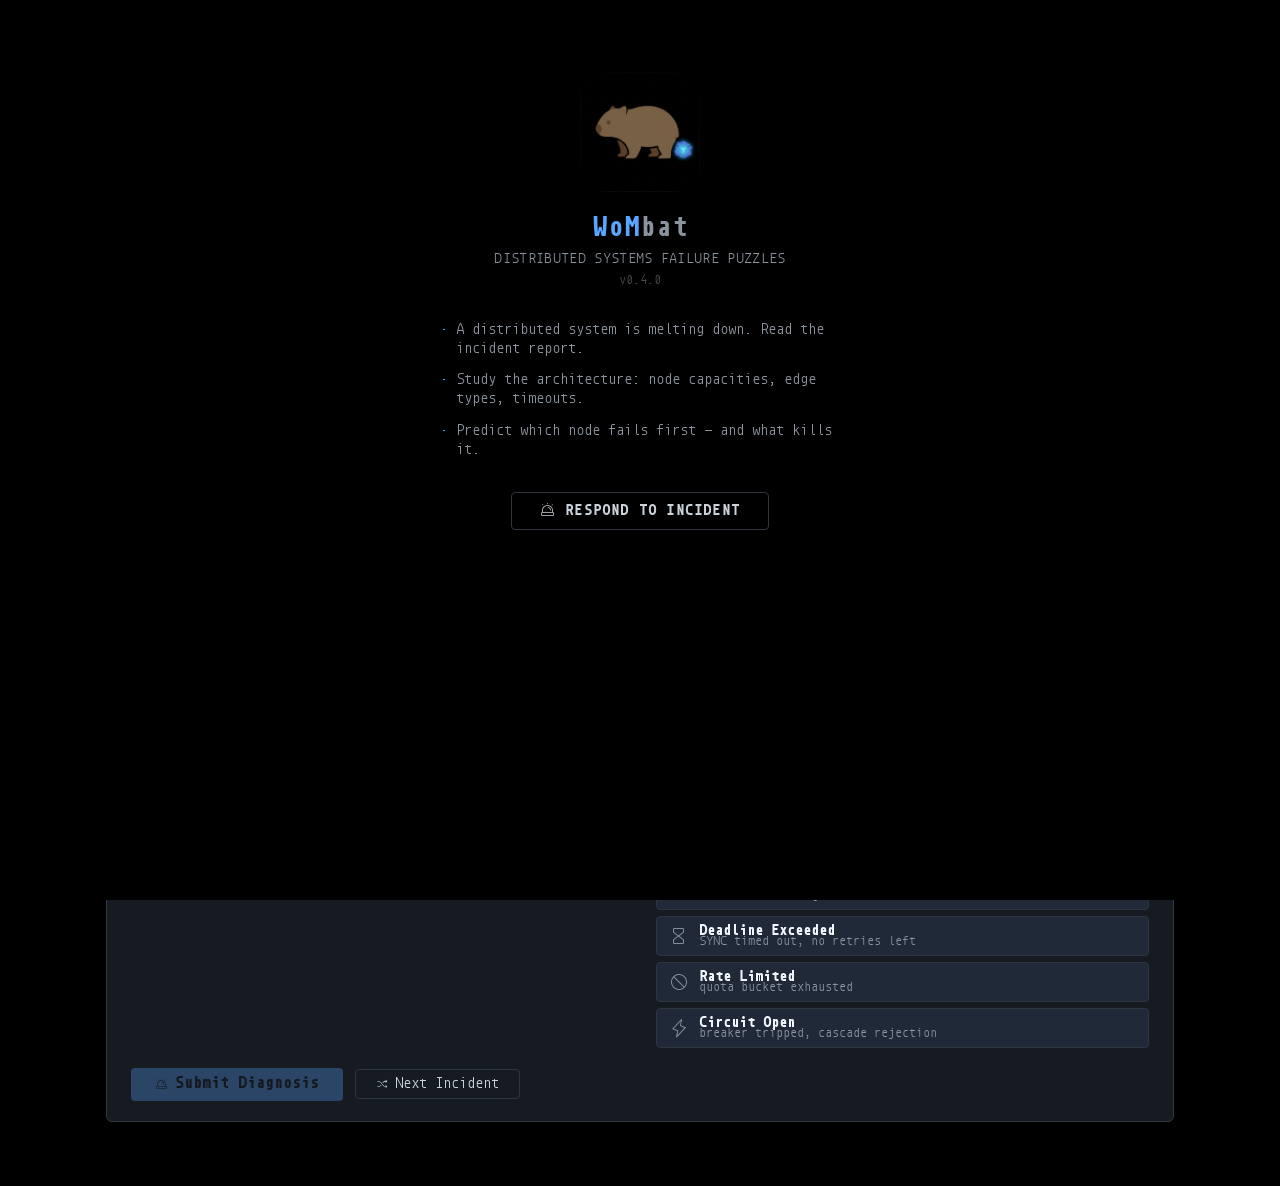
<file: index.html>
<!doctype html>
<html lang="en">
  <head>
    <meta charset="UTF-8" />
    <meta name="viewport" content="width=device-width, initial-scale=1" />
    <meta name="theme-color" content="#0d1117" />
    <title>WoMbat</title>
    <meta
      name="description"
      content="Distributed systems failure puzzles. Guess which node fails first and why."
    />
    <!-- Open Graph -->
    <meta
      property="og:title"
      content="WoMbat — distributed systems failure puzzles"
    />
    <meta
      property="og:description"
      content="Guess which node fails first and why. Queues, timeouts, rate limits, thundering herds."
    />
    <meta property="og:image" content="media/wombat.png" />
    <meta property="og:image:width" content="1493" />
    <meta property="og:image:height" content="1161" />
    <meta property="og:type" content="website" />
    <!-- Twitter Card -->
    <meta name="twitter:card" content="summary_large_image" />
    <meta
      name="twitter:title"
      content="WoMbat — distributed systems failure puzzles"
    />
    <meta
      name="twitter:description"
      content="Guess which node fails first and why. Queues, timeouts, rate limits, thundering herds."
    />
    <meta name="twitter:image" content="media/wombat.png" />
    <link rel="icon" href="favicon.ico" sizes="any" />
    <link rel="icon" type="image/png" href="icon.png" />
    <link rel="apple-touch-icon" href="icon.png" />
    <link rel="stylesheet" href="style.css" />
    <link rel="manifest" href="manifest.json" />
    <style>
      /* ── Monoid ─────────────────────────────────────────────────────────────── */
      @font-face {
        font-family: "Monoid";
        src: url("fonts/monoid-regular.woff2") format("woff2");
        font-weight: normal;
        font-style: normal;
      }
      @font-face {
        font-family: "Monoid";
        src: url("fonts/monoid-bold.woff2") format("woff2");
        font-weight: bold;
        font-style: normal;
      }
      @font-face {
        font-family: "Monoid";
        src: url("fonts/monoid-italic.woff2") format("woff2");
        font-weight: normal;
        font-style: italic;
      }

      /* ── Phosphor Light ─────────────────────────────────────────────────────── */
      @font-face {
        font-family: "Phosphor-Light";
        src: url("fonts/phosphor/Phosphor-Light.woff2") format("woff2");
        font-weight: normal;
        font-style: normal;
        font-display: block;
      }
      .ph-light {
        font-family: "Phosphor-Light" !important;
        speak: never;
        font-style: normal;
        font-weight: normal;
        font-variant: normal;
        text-transform: none;
        line-height: 1;
        -webkit-font-smoothing: antialiased;
        -moz-osx-font-smoothing: grayscale;
      }
      .ph-light.ph-arrow-right:before {
        content: "\e06c";
      }
      .ph-light.ph-chart-bar:before {
        content: "\e150";
      }
      .ph-light.ph-check-circle:before {
        content: "\e184";
      }
      .ph-light.ph-clock:before {
        content: "\e19a";
      }
      .ph-light.ph-cpu:before {
        content: "\e610";
      }
      .ph-light.ph-hourglass:before {
        content: "\e2b2";
      }
      .ph-light.ph-lightning:before {
        content: "\e2de";
      }
      .ph-light.ph-prohibit:before {
        content: "\e3de";
      }
      .ph-light.ph-shuffle:before {
        content: "\e422";
      }
      .ph-light.ph-siren:before {
        content: "\e9b8";
      }
      .ph-light.ph-stack:before {
        content: "\e466";
      }
      .ph-light.ph-timer:before {
        content: "\e492";
      }
      .ph-light.ph-warning:before {
        content: "\e4e0";
      }
      .ph-light.ph-x-circle:before {
        content: "\e4f8";
      }
      .ph-light.ph-question:before {
        content: "\e3e8";
      }
    </style>
  </head>
  <body>
    <!-- ── Intro screen ── -->
    <div id="intro-screen" class="intro-screen">
      <div class="intro-content">
        <img src="icon.png" class="intro-icon" alt="WoMbat" />
        <h1 class="intro-title">
          <span class="brand-wom">WoM</span><span class="brand-bat">bat</span>
        </h1>
        <div class="intro-subtitle">distributed systems failure puzzles</div>
        <div id="intro-version" class="intro-version"></div>
        <ul class="intro-rules">
          <li>
            A distributed system is melting down. Read the incident report.
          </li>
          <li>
            Study the architecture: node capacities, edge types, timeouts.
          </li>
          <li>Predict which node fails first — and what kills it.</li>
        </ul>
        <button id="intro-begin-btn" class="intro-begin-btn">
          <i class="ph-light ph-siren"></i>
          <span>RESPOND TO INCIDENT</span>
        </button>
      </div>
    </div>

    <div id="app">
      <header>
        <div class="header-inner">
          <img id="header-icon" src="icon.png" />
          <h1>
            <span class="brand-wom">WoM</span><span class="brand-bat">bat</span>
          </h1>
          <span id="version-display" class="version-display"></span>
          <a id="seed-display" class="seed-display"></a>
        </div>
      </header>

      <main>
        <!-- ── Incident panel ── -->
        <section class="panel" id="incident-panel">
          <h2 class="panel-title">
            <i class="ph-light ph-siren"></i> INCIDENT
          </h2>
          <p id="stressor-desc" class="stressor-text"></p>
          <p id="arrival-rate" class="arrival-rate"></p>
          <p id="system-policy" class="system-policy"></p>
        </section>

        <!-- ── Graph panel ── -->
        <section class="panel" id="graph-panel">
          <h2 class="panel-title">
            <span><i class="ph-light ph-cpu"></i> ARCHITECTURE</span>
            <button
              class="help-btn"
              id="help-btn"
              aria-label="How to read this diagram"
            >
              <i class="ph-light ph-question"></i>
            </button>
          </h2>
          <div class="legend">
            <span class="legend-sync"
              ><i class="ph-light ph-arrow-right"></i> SYNC</span
            >
            <span class="legend-async"
              ><i class="ph-light ph-arrow-right"></i> ASYNC</span
            >
            <span class="legend-stress"
              ><i class="ph-light ph-lightning"></i> stressor target</span
            >
            <span class="legend-partition"
              ><i class="ph-light ph-prohibit"></i> partitioned</span
            >
            <span class="legend-cache"
              ><i class="ph-light ph-stack"></i> cache node</span
            >
          </div>
          <div id="graph-container"></div>
        </section>

        <!-- ── Quiz panel ── -->
        <section class="panel" id="quiz-panel">
          <h2 class="panel-title">
            <i class="ph-light ph-warning"></i> DIAGNOSIS
          </h2>
          <p class="quiz-prompt">Which node fails first, and why?</p>

          <div class="quiz-row">
            <div class="quiz-col">
              <label class="quiz-label">1. Select the failing node above</label>
              <div id="selected-node-display" class="selected-node">
                — click a node —
              </div>
            </div>

            <div class="quiz-col">
              <label class="quiz-label">2. Select the failure mode</label>
              <div class="failure-btns">
                <button class="failure-btn" data-type="QUEUE_DROP">
                  <i class="ph-light ph-stack btn-icon"></i>
                  <span class="btn-text">
                    <span class="btn-title">Queue Drop</span>
                    <span class="btn-sub">buffer full / OOM</span>
                  </span>
                </button>
                <button class="failure-btn" data-type="TIMEOUT_CASCADE">
                  <i class="ph-light ph-timer btn-icon"></i>
                  <span class="btn-text">
                    <span class="btn-title">Timeout Cascade</span>
                    <span class="btn-sub">SYNC calls timing out</span>
                  </span>
                </button>
                <button class="failure-btn" data-type="DEADLINE_EXCEEDED">
                  <i class="ph-light ph-hourglass btn-icon"></i>
                  <span class="btn-text">
                    <span class="btn-title">Deadline Exceeded</span>
                    <span class="btn-sub">SYNC timed out, no retries left</span>
                  </span>
                </button>
                <button class="failure-btn" data-type="RATE_LIMIT_DROP">
                  <i class="ph-light ph-prohibit btn-icon"></i>
                  <span class="btn-text">
                    <span class="btn-title">Rate Limited</span>
                    <span class="btn-sub">quota bucket exhausted</span>
                  </span>
                </button>
                <button class="failure-btn" data-type="CB_OPEN_DROP">
                  <i class="ph-light ph-lightning btn-icon"></i>
                  <span class="btn-text">
                    <span class="btn-title">Circuit Open</span>
                    <span class="btn-sub"
                      >breaker tripped, cascade rejection</span
                    >
                  </span>
                </button>
              </div>
            </div>
          </div>

          <div class="quiz-actions">
            <button id="submit-btn" class="submit-btn" disabled>
              <i class="ph-light ph-siren"></i> Submit Diagnosis
            </button>
            <button id="next-btn" class="next-btn">
              <i class="ph-light ph-shuffle"></i> Next Incident
            </button>
          </div>
        </section>

        <!-- ── Result panel ── -->
        <section class="panel" id="result-panel" hidden>
          <h2 class="panel-title">
            <i class="ph-light ph-chart-bar"></i> RESULT
          </h2>
          <p id="result-verdict" class="verdict"></p>
          <p id="result-explanation" class="explanation"></p>
          <pre id="result-peaks" class="peaks" hidden></pre>
        </section>
      </main>

      <!-- ── Diagram help modal ── -->
      <div class="modal-overlay" id="help-overlay">
        <div class="modal" role="dialog" aria-label="Diagram guide">
          <div class="modal-header">
            <span class="modal-title">HOW TO READ THE DIAGRAM</span>
            <button class="modal-close" id="help-close" aria-label="Close">
              <i class="ph-light ph-x-circle"></i>
            </button>
          </div>
          <div class="modal-body">
            <section class="modal-section">
              <h3 class="modal-section-title">NODE STATS</h3>
              <dl class="modal-dl">
                <dt>conc: N</dt>
                <dd>
                  Concurrency slots — how many requests this node can handle
                  simultaneously. When all slots are busy, new arrivals queue
                  up.
                </dd>
                <dt>q: N</dt>
                <dd>
                  Queue limit — how many requests wait while all slots are
                  occupied. Once full, further arrivals are dropped immediately
                  → <strong>Queue Drop</strong>.
                </dd>
                <dt>latency: N ticks</dt>
                <dd>
                  How long each request spends processing inside this node
                  before being forwarded downstream.
                </dd>
                <dt>quota: N +R/t</dt>
                <dd>
                  Token bucket rate limit. Holds at most N tokens, refills R per
                  tick. An empty bucket means instant rejection →
                  <strong>Rate Limited</strong>.
                </dd>
                <dt>hit: N%</dt>
                <dd>
                  Cache hit rate (cylinder-shaped nodes). Requests served from
                  memory at this rate — only the remainder reach the downstream
                  database. A cache flush drops this to 0%, sending every
                  request straight to the DB → <strong>thundering herd</strong>.
                </dd>
                <dt>⚡ CB</dt>
                <dd>
                  Circuit breaker. After a threshold of SYNC timeout failures
                  within an observation window the breaker trips, fast-failing
                  every subsequent request for a cooldown period →
                  <strong>Circuit Open</strong>. After the cooldown the breaker
                  resets and lets one request through (half-open).
                </dd>
              </dl>
            </section>

            <section class="modal-section">
              <h3 class="modal-section-title">EDGES</h3>
              <dl class="modal-dl">
                <dt>SYNC</dt>
                <dd>
                  The caller holds its concurrency slot until the downstream
                  responds. A slow or unreachable downstream directly starves
                  the caller's capacity.
                </dd>
                <dt>ASYNC</dt>
                <dd>
                  The caller releases its slot immediately after forwarding.
                  Downstream slowness doesn't back up the caller.
                </dd>
                <dt>timeout: N</dt>
                <dd>
                  How long a SYNC caller waits before declaring the call failed
                  and releasing its slot.
                </dd>
                <dt>PARTITIONED</dt>
                <dd>
                  The link silently drops all packets. The caller can't tell
                  this from an infinitely slow response — it waits the full
                  timeout on every call.
                </dd>
              </dl>
            </section>

            <section class="modal-section">
              <h3 class="modal-section-title">SYSTEM POLICY</h3>
              <dl class="modal-dl">
                <dt>retries: N (exp. backoff)</dt>
                <dd>
                  On SYNC timeout the caller retries, doubling the wait each
                  time (T → 2T → 4T…). The slot is held throughout. Budget
                  exhausted → <strong>Deadline Exceeded</strong>.
                </dd>
                <dt>retries: none</dt>
                <dd>
                  A SYNC timeout simply releases the slot. The system limps
                  along at reduced throughput until a queue fills →
                  <strong>Queue Drop</strong>.
                </dd>
              </dl>
            </section>
          </div>
        </div>
      </div>
    </div>

    <script src="js/simulator.js"></script>
    <script src="js/generator.js"></script>
    <script src="js/graph.js"></script>
    <script src="js/main.js"></script>
  </body>
</html>
</file>
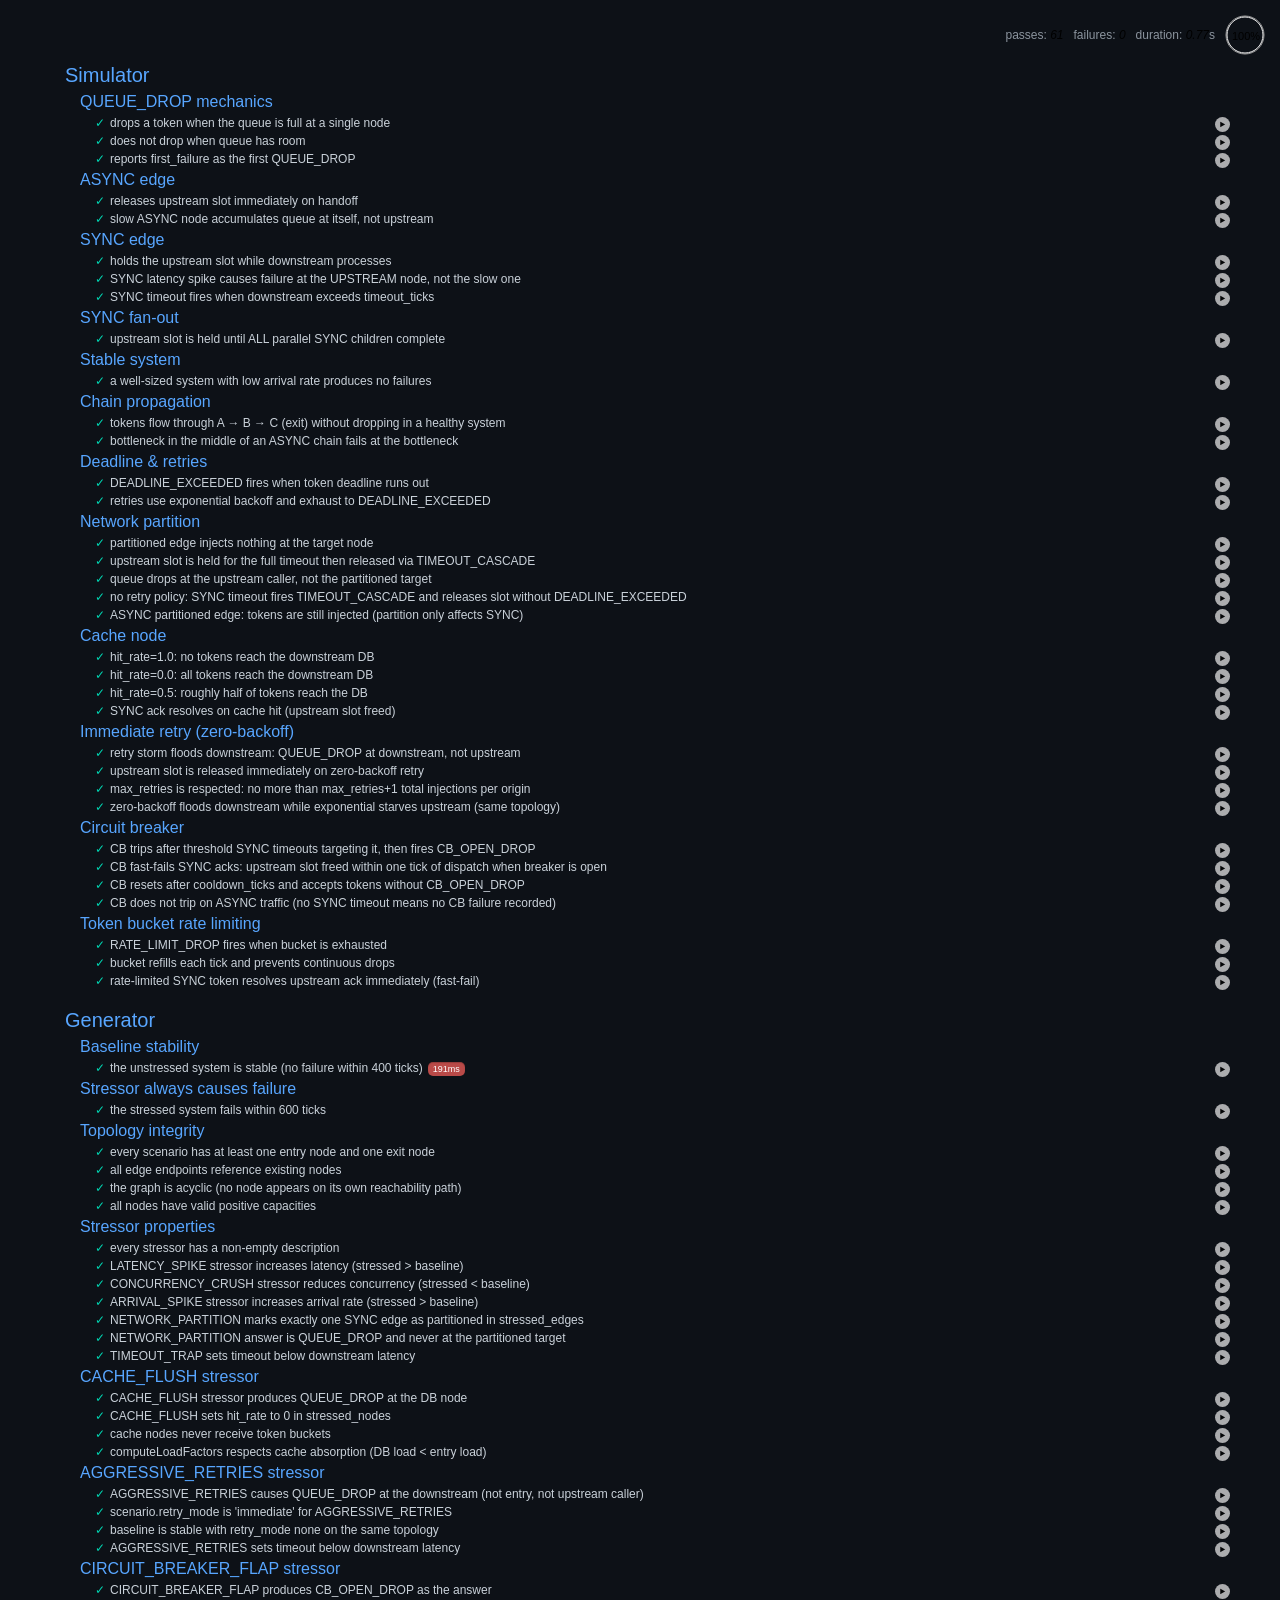
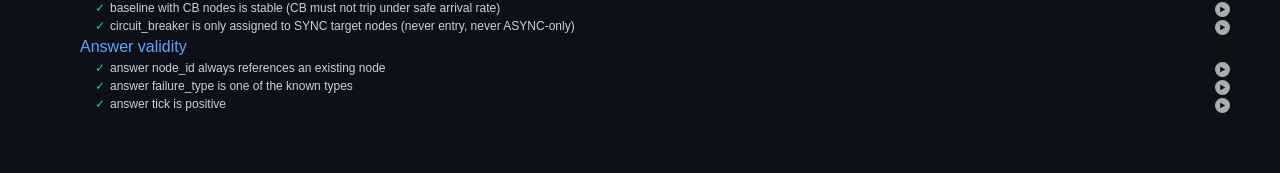
<file: tests/index.html>
<!doctype html>
<html lang="en">
  <head>
    <meta charset="UTF-8" />
    <title>WoMbat — Tests</title>
    <link rel="stylesheet" href="mocha.css" />
    <style>
      body {
        background: #0d1117;
        color: #c9d1d9;
        font-family: "JetBrains Mono", "Fira Code", monospace;
      }
      #mocha h1 a {
        color: #58a6ff;
      }
      #mocha .test.fail pre {
        color: #fca5a5;
      }
      #mocha .test.pass.fast .duration {
        color: #8b949e;
      }
      #mocha-stats {
        color: #8b949e;
      }
    </style>
  </head>
  <body>
    <div id="mocha"></div>

    <!-- Test runner -->
    <script src="mocha.js"></script>
    <script src="chai.js"></script>
    <script src="test_runner.js"></script>

    <!-- Application code (non-module scripts, same as the game loads them) -->
    <script src="../js/simulator.js"></script>
    <script src="../js/generator.js"></script>

    <!-- Test suites -->
    <script type="module" src="test_simulator.js"></script>
    <script type="module" src="test_generator.js"></script>
  </body>
</html>
</file>
<file: style.css>
/* ─── Variables ─────────────────────────────────────────────────────────────── */
:root {
  --bg: #000;
  --bg2: #161b22;
  --bg3: #1f2937;
  --border: #30363d;
  --text: #c9d1d9;
  --text-dim: #8b949e;
  --text-bright: #f0f6fc;
  --accent: #58a6ff;
  --green: #3fb950;
  --red: #f85149;
  --orange: #d29922;
  --purple: #bc8cff;

  --sync-color: #58a6ff;
  --async-color: #3fb950;
  --stress-color: #f85149;
  --partition-color: #ff6e6e;
  --cache-color: #2d9e9e;
  --node-color: #1f2937;
  --node-border: #374151;
}

/* ─── Reset ─────────────────────────────────────────────────────────────────── */
*,
*::before,
*::after {
  box-sizing: border-box;
  margin: 0;
  padding: 0;
}

body {
  background: var(--bg);
  color: var(--text);
  font-family: "Monoid", "JetBrains Mono", "Fira Code", monospace;
  font-size: 13px;
  line-height: 1.6;
  min-height: 100vh;
}

/* ─── Intro screen ──────────────────────────────────────────────────────────── */
.intro-screen {
  position: fixed;
  inset: 0;
  background: var(--bg);
  z-index: 200;
  display: flex;
  flex-direction: column;
  align-items: center;
  justify-content: flex-start;
  overflow-y: auto;
  padding: 8vh 2rem 2rem;
  transition: opacity 0.3s ease;
}
.intro-screen.hidden {
  opacity: 0;
  pointer-events: none;
}
.intro-content {
  max-width: 400px;
  width: 100%;
  display: flex;
  flex-direction: column;
  align-items: center;
  text-align: center;
  gap: 0;
}
.intro-icon {
  width: 120px;
  height: 120px;
  border-radius: 24px;
  margin-bottom: 20px;
}
.intro-title {
  font-size: 22px;
  font-weight: 700;
  letter-spacing: 0.05em;
  margin-bottom: 4px;
}
.intro-subtitle {
  font-size: 11px;
  color: var(--text-dim);
  letter-spacing: 0.12em;
  text-transform: uppercase;
  margin-bottom: 4px;
}
.intro-version {
  font-size: 10px;
  color: var(--text-dim);
  opacity: 0.5;
  margin-bottom: 32px;
}
.intro-rules {
  list-style: none;
  padding: 0;
  margin: 0 0 32px;
  display: flex;
  flex-direction: column;
  gap: 12px;
  text-align: left;
}
.intro-rules li {
  font-size: 12px;
  color: var(--text-dim);
  line-height: 1.6;
  padding-left: 16px;
  position: relative;
}
.intro-rules li::before {
  content: "·";
  position: absolute;
  left: 0;
  color: var(--accent);
}
.intro-begin-btn {
  display: inline-flex;
  align-items: center;
  gap: 8px;
  background: transparent;
  border: 1px solid var(--border);
  border-radius: 4px;
  padding: 10px 28px;
  color: var(--text);
  font-family: inherit;
  font-size: 12px;
  font-weight: 700;
  letter-spacing: 0.1em;
  cursor: pointer;
  transition:
    border-color 0.15s,
    color 0.15s;
}
.intro-begin-btn:hover {
  border-color: var(--accent);
  color: var(--accent);
}
.intro-begin-btn .ph-light {
  font-size: 16px;
}

/* ─── Layout ────────────────────────────────────────────────────────────────── */
#app {
  max-width: 1100px;
  margin: 0 auto;
  padding: 0 16px 48px;
}

header {
  border-bottom: 1px solid var(--border);
  padding: 16px 0 12px;
  margin-bottom: 20px;
}

#header-icon {
  width: 3em;
  transform: translate(0, 1em); /* Should be 1em pretty much always */
}

.header-inner {
  display: flex;
  align-items: baseline;
  gap: 20px;
}
h1 {
  font-size: 16px;
  font-weight: 700;
  letter-spacing: 0.05em;
}
.brand-wom {
  color: var(--accent);
}
.brand-bat {
  color: var(--text-dim);
}
.version-display {
  font-size: 10px;
  color: var(--text-dim);
}
.seed-display {
  font-size: 12px;
  color: var(--text-dim);
  letter-spacing: 0.08em;
  cursor: default;
  user-select: all;
  text-decoration: none;
}
.seed-display:hover {
  color: var(--text);
}
.quiz-actions {
  display: flex;
  align-items: center;
  gap: 12px;
}

/* ─── Panels ────────────────────────────────────────────────────────────────── */
.panel {
  background: var(--bg2);
  border: 1px solid var(--border);
  border-radius: 6px;
  padding: 20px 24px;
  margin-bottom: 16px;
}
.panel-title {
  display: flex;
  align-items: center;
  gap: 6px;
  font-size: 10px;
  font-weight: 700;
  letter-spacing: 0.15em;
  color: var(--text-dim);
  margin-bottom: 12px;
  text-transform: uppercase;
}
.panel-title .ph-light {
  font-size: 14px;
  letter-spacing: 0;
}

/* ─── Incident panel ────────────────────────────────────────────────────────── */
.stressor-text {
  color: var(--orange);
  font-size: 13px;
  margin-bottom: 6px;
}
.arrival-rate {
  color: var(--text-dim);
  font-size: 12px;
}
.system-policy {
  color: var(--text-dim);
  font-size: 11px;
  opacity: 0.6;
  margin-top: 4px;
}

/* ─── Help button (graph panel title) ──────────────────────────────────────── */
.help-btn {
  background: none;
  border: none;
  color: var(--text-dim);
  cursor: pointer;
  font-size: 16px;
  padding: 0;
  line-height: 1;
  margin-left: auto;
  transition: color 0.15s;
}
.help-btn:hover {
  color: var(--accent);
}

/* ─── Help modal ────────────────────────────────────────────────────────────── */
.modal-overlay {
  display: none;
  position: fixed;
  inset: 0;
  background: rgba(0, 0, 0, 0.6);
  align-items: center;
  justify-content: center;
  z-index: 100;
}
.modal-overlay.is-open {
  display: flex;
}
.modal {
  background: var(--bg2);
  border: 1px solid var(--border);
  border-radius: 8px;
  max-width: 520px;
  width: calc(100% - 32px);
  max-height: 80vh;
  overflow-y: auto;
}
.modal-header {
  display: flex;
  align-items: center;
  justify-content: space-between;
  padding: 16px 20px 12px;
  border-bottom: 1px solid var(--border);
  position: sticky;
  top: 0;
  background: var(--bg2);
}
.modal-title {
  font-size: 10px;
  font-weight: 700;
  letter-spacing: 0.15em;
  color: var(--text-dim);
}
.modal-close {
  background: none;
  border: none;
  color: var(--text-dim);
  cursor: pointer;
  font-size: 18px;
  padding: 0;
  line-height: 1;
  transition: color 0.15s;
}
.modal-close:hover {
  color: var(--text);
}
.modal-body {
  padding: 20px;
  display: flex;
  flex-direction: column;
  gap: 20px;
}
.modal-section-title {
  font-size: 9px;
  font-weight: 700;
  letter-spacing: 0.15em;
  color: var(--text-dim);
  margin-bottom: 10px;
}
.modal-dl {
  display: grid;
  grid-template-columns: auto 1fr;
  gap: 6px 16px;
  align-items: baseline;
}
.modal-dl dt {
  color: var(--accent);
  font-size: 11px;
  font-weight: 700;
  white-space: nowrap;
}
.modal-dl dd {
  color: var(--text-dim);
  font-size: 11px;
  line-height: 1.6;
}
.modal-dl strong {
  color: var(--text);
  font-weight: 700;
}

/* ─── Graph panel ───────────────────────────────────────────────────────────── */
.legend {
  display: flex;
  gap: 20px;
  font-size: 11px;
  color: var(--text-dim);
  margin-bottom: 12px;
}
.legend-sync {
  color: var(--sync-color);
}
.legend-async {
  color: var(--async-color);
}
.legend-stress {
  color: var(--stress-color);
}
.legend-partition {
  color: var(--partition-color);
}
.legend-cache {
  color: var(--cache-color);
}

#graph-container {
  overflow-x: auto;
}
.graph-svg {
  display: block;
  max-width: 100%;
}

/* ─── SVG Node styles ───────────────────────────────────────────────────────── */
.node-rect {
  fill: var(--node-color);
  stroke: var(--node-border);
  stroke-width: 1.5;
  transition:
    stroke 0.15s,
    stroke-width 0.15s;
}
.node-ellipse {
  fill: var(--node-color);
  stroke: var(--node-border);
  stroke-width: 1.5;
  transition:
    stroke 0.15s,
    stroke-width 0.15s;
}
.node:hover .node-rect,
.node:hover .node-ellipse {
  stroke: var(--accent);
  stroke-width: 2;
}
.node--stressed .node-rect,
.node--stressed .node-ellipse {
  stroke: var(--stress-color);
  stroke-width: 2;
}
.node--selected .node-rect,
.node--selected .node-ellipse {
  stroke: var(--accent);
  stroke-width: 2.5;
  filter: drop-shadow(0 0 6px rgba(88, 166, 255, 0.4));
}
.node--correct .node-rect,
.node--correct .node-ellipse {
  stroke: var(--green);
  stroke-width: 2.5;
  filter: drop-shadow(0 0 8px rgba(63, 185, 80, 0.5));
}
.node--wrong .node-rect,
.node--wrong .node-ellipse {
  stroke: var(--red);
  stroke-width: 2.5;
  opacity: 0.6;
}
.node--cache .node-rect,
.node--cache .node-ellipse {
  stroke: var(--cache-color);
}
.node--cache.node--stressed .node-rect,
.node--cache.node--stressed .node-ellipse {
  stroke: var(--stress-color);
}

.node-name {
  fill: var(--text-bright);
  font-size: 11px;
  font-weight: 700;
  font-family: inherit;
}
.node-stat {
  fill: var(--text-dim);
  font-size: 10px;
  font-family: inherit;
}
.node-quota {
  fill: var(--purple);
  font-size: 10px;
  font-family: inherit;
}
.node-stress-label {
  fill: var(--stress-color);
  font-size: 9px;
  font-weight: 700;
  font-family: inherit;
}
.node-cache-stat {
  fill: var(--cache-color);
  font-size: 10px;
  font-family: inherit;
}
.node-cb-stat {
  fill: var(--orange);
  font-size: 10px;
  font-family: inherit;
}

/* ─── SVG Edge styles ───────────────────────────────────────────────────────── */
.edge--sync {
  stroke: var(--sync-color);
  stroke-width: 1.5;
  opacity: 0.7;
}
.edge--async {
  stroke: var(--async-color);
  stroke-width: 1.5;
  stroke-dasharray: 5 4;
  opacity: 0.7;
}
.edge--stress {
  stroke: var(--stress-color);
  stroke-width: 2;
  opacity: 0.9;
}
.edge--partition {
  stroke: var(--partition-color);
  stroke-width: 2;
  stroke-dasharray: 8 4;
  opacity: 0.9;
}

.edge-label-bg {
  fill: var(--bg2);
  stroke: var(--border);
  stroke-width: 0.5;
}

.edge-label {
  font-size: 9px;
  font-family: inherit;
  fill: var(--text-dim);
}
.edge-label--sync {
  fill: var(--sync-color);
  opacity: 0.9;
}
.edge-label--async {
  fill: var(--async-color);
  opacity: 0.9;
}
.edge-label--stress {
  fill: var(--stress-color);
  opacity: 1;
}
.edge-label--partition {
  fill: var(--partition-color);
  opacity: 1;
}

/* ─── Quiz panel ────────────────────────────────────────────────────────────── */
.quiz-prompt {
  color: var(--text-dim);
  font-size: 12px;
  margin-bottom: 16px;
}
.quiz-row {
  display: flex;
  gap: 32px;
  flex-wrap: wrap;
  margin-bottom: 20px;
}
.quiz-col {
  flex: 1;
  min-width: 200px;
}
.quiz-label {
  display: block;
  font-size: 10px;
  color: var(--text-dim);
  letter-spacing: 0.1em;
  text-transform: uppercase;
  margin-bottom: 8px;
}

.selected-node {
  padding: 10px 14px;
  border: 1px solid var(--border);
  border-radius: 4px;
  color: var(--text-dim);
  min-height: 38px;
  background: var(--bg3);
  font-size: 12px;
}
.selected-node.has-selection {
  color: var(--accent);
  border-color: var(--accent);
}

.failure-btns {
  display: flex;
  flex-direction: column;
  gap: 6px;
}
.failure-btn {
  display: flex;
  flex-direction: row;
  align-items: center;
  gap: 10px;
  background: var(--bg3);
  border: 1px solid var(--border);
  border-radius: 4px;
  padding: 8px 12px;
  cursor: pointer;
  color: var(--text);
  font-family: inherit;
  text-align: left;
  transition:
    border-color 0.15s,
    background 0.15s;
}
.failure-btn:hover {
  border-color: var(--accent);
  background: #1a2233;
}
.failure-btn.active {
  border-color: var(--accent);
  background: #162032;
}
.btn-icon {
  font-size: 20px;
  color: var(--text-dim);
  flex-shrink: 0;
  transition: color 0.15s;
}
.failure-btn.active .btn-icon {
  color: var(--accent);
}
.btn-text {
  display: flex;
  flex-direction: column;
}
.btn-title {
  font-size: 12px;
  font-weight: 700;
  color: var(--text-bright);
}
.failure-btn.active .btn-title {
  color: var(--accent);
}
.btn-sub {
  font-size: 10px;
  color: var(--text-dim);
}

.submit-btn {
  display: inline-flex;
  align-items: center;
  gap: 7px;
  background: var(--accent);
  color: #0d1117;
  border: none;
  border-radius: 4px;
  padding: 10px 24px;
  font-family: inherit;
  font-size: 13px;
  font-weight: 700;
  cursor: pointer;
  transition: opacity 0.15s;
}
.submit-btn:disabled {
  opacity: 0.3;
  cursor: not-allowed;
}
.submit-btn:not(:disabled):hover {
  opacity: 0.85;
}

/* ─── Result panel ──────────────────────────────────────────────────────────── */
.verdict {
  display: flex;
  align-items: center;
  gap: 8px;
  font-size: 14px;
  font-weight: 700;
  margin-bottom: 12px;
}
.verdict .ph-light {
  font-size: 20px;
  flex-shrink: 0;
}
.verdict--correct {
  color: var(--green);
}
.verdict--partial {
  color: var(--orange);
}
.verdict--wrong {
  color: var(--red);
}
.verdict--stable {
  color: var(--text-dim);
}

.explanation {
  color: var(--text-dim);
  font-size: 12px;
  margin-bottom: 16px;
  line-height: 1.7;
  max-width: 72ch;
}

.peaks {
  background: var(--bg);
  border: 1px solid var(--border);
  border-radius: 4px;
  padding: 12px 16px;
  font-size: 11px;
  color: var(--text-dim);
  margin-bottom: 16px;
  overflow-x: auto;
  white-space: pre;
}

.next-btn {
  display: inline-flex;
  align-items: center;
  gap: 7px;
  background: transparent;
  border: 1px solid var(--border);
  border-radius: 4px;
  padding: 8px 20px;
  color: var(--text);
  font-family: inherit;
  font-size: 12px;
  cursor: pointer;
  transition:
    border-color 0.15s,
    color 0.15s;
}
.next-btn:hover {
  border-color: var(--accent);
  color: var(--accent);
}

/* ─── Responsive ────────────────────────────────────────────────────────────── */
@media (max-width: 640px) {
  .quiz-row {
    flex-direction: column;
  }
  .panel {
    padding: 14px 16px;
  }
}
</file>
<file: tests/mocha.css>
@charset "utf-8";

:root {
  --mocha-color: #000;
  --mocha-bg-color: #fff;
  --mocha-pass-icon-color: #00d6b2;
  --mocha-pass-color: #fff;
  --mocha-pass-shadow-color: rgba(0, 0, 0, 0.2);
  --mocha-pass-mediump-color: #c09853;
  --mocha-pass-slow-color: #b94a48;
  --mocha-test-pending-color: #0b97c4;
  --mocha-test-pending-icon-color: #0b97c4;
  --mocha-test-fail-color: #c00;
  --mocha-test-fail-icon-color: #c00;
  --mocha-test-fail-pre-color: #000;
  --mocha-test-fail-pre-error-color: #c00;
  --mocha-test-html-error-color: #000;
  --mocha-box-shadow-color: #eee;
  --mocha-box-bottom-color: #ddd;
  --mocha-test-replay-color: #000;
  --mocha-test-replay-bg-color: #eee;
  --mocha-stats-color: #888;
  --mocha-stats-em-color: #000;
  --mocha-stats-hover-color: #eee;
  --mocha-error-color: #c00;

  --mocha-code-comment: #ddd;
  --mocha-code-init: #2f6fad;
  --mocha-code-string: #5890ad;
  --mocha-code-keyword: #8a6343;
  --mocha-code-number: #2f6fad;
}

@media (prefers-color-scheme: dark) {
  :root {
    --mocha-color: #fff;
    --mocha-bg-color: #222;
    --mocha-pass-icon-color: #00d6b2;
    --mocha-pass-color: #222;
    --mocha-pass-shadow-color: rgba(255, 255, 255, 0.2);
    --mocha-pass-mediump-color: #f1be67;
    --mocha-pass-slow-color: #f49896;
    --mocha-test-pending-color: #0b97c4;
    --mocha-test-pending-icon-color: #0b97c4;
    --mocha-test-fail-color: #f44;
    --mocha-test-fail-icon-color: #f44;
    --mocha-test-fail-pre-color: #fff;
    --mocha-test-fail-pre-error-color: #f44;
    --mocha-test-html-error-color: #fff;
    --mocha-box-shadow-color: #444;
    --mocha-box-bottom-color: #555;
    --mocha-test-replay-color: #fff;
    --mocha-test-replay-bg-color: #444;
    --mocha-stats-color: #aaa;
    --mocha-stats-em-color: #fff;
    --mocha-stats-hover-color: #444;
    --mocha-error-color: #f44;

    --mocha-code-comment: #ddd;
    --mocha-code-init: #9cc7f1;
    --mocha-code-string: #80d4ff;
    --mocha-code-keyword: #e3a470;
    --mocha-code-number: #4ca7ff;
  }
}

body {
  margin: 0;
  background-color: var(--mocha-bg-color);
  color: var(--mocha-color);
  overflow: scroll !important;
}

#mocha {
  font:
    20px/1.5 "Helvetica Neue",
    Helvetica,
    Arial,
    sans-serif;
  margin: 60px 50px;
}

#mocha ul,
#mocha li {
  margin: 0;
  padding: 0;
}

#mocha ul {
  list-style: none;
}

#mocha h1,
#mocha h2 {
  margin: 0;
}

#mocha h1 {
  margin-top: 15px;
  font-size: 1em;
  font-weight: 200;
}

#mocha h1 a {
  text-decoration: none;
  color: inherit;
}

#mocha h1 a:hover {
  text-decoration: underline;
}

#mocha .suite .suite h1 {
  margin-top: 0;
  font-size: 0.8em;
}

#mocha .hidden {
  display: none;
}

#mocha h2 {
  font-size: 12px;
  font-weight: normal;
  cursor: pointer;
}

#mocha .suite {
  margin-left: 15px;
}

#mocha .test {
  margin-left: 15px;
  overflow: hidden;
}

#mocha .test.pending:hover h2::after {
  content: "(pending)";
  font-family: arial, sans-serif;
}

#mocha .test.pass.medium .duration {
  background: var(--mocha-pass-mediump-color);
}

#mocha .test.pass.slow .duration {
  background: var(--mocha-pass-slow-color);
}

#mocha .test.pass::before {
  content: "✓";
  font-size: 12px;
  display: block;
  float: left;
  margin-right: 5px;
  color: var(--mocha-pass-icon-color);
}

#mocha .test.pass .duration {
  font-size: 9px;
  margin-left: 5px;
  padding: 2px 5px;
  color: var(--mocha-pass-color);
  -webkit-box-shadow: inset 0 1px 1px var(--mocha-pass-shadow-color);
  -moz-box-shadow: inset 0 1px 1px var(--mocha-pass-shadow-color);
  box-shadow: inset 0 1px 1px var(--mocha-pass-shadow-color);
  -webkit-border-radius: 5px;
  -moz-border-radius: 5px;
  -ms-border-radius: 5px;
  -o-border-radius: 5px;
  border-radius: 5px;
}

#mocha .test.pass.fast .duration {
  display: none;
}

#mocha .test.pending {
  color: var(--mocha-test-pending-color);
}

#mocha .test.pending::before {
  content: "◦";
  color: var(--mocha-test-pending-icon-color);
}

#mocha .test.fail {
  color: var(--mocha-test-fail-color);
}

#mocha .test.fail pre {
  color: var(--mocha-test-fail-pre-color);
}

#mocha .test.fail::before {
  content: "✖";
  font-size: 12px;
  display: block;
  float: left;
  margin-right: 5px;
  color: var(--mocha-test-fail-icon-color);
}

#mocha .test pre.error {
  color: var(--mocha-test-fail-pre-error-color);
  max-height: 300px;
  overflow: auto;
}

#mocha .test .html-error {
  overflow: auto;
  color: var(--mocha-test-html-error-color);
  display: block;
  float: left;
  clear: left;
  font:
    12px/1.5 monaco,
    monospace;
  margin: 5px;
  padding: 15px;
  border: 1px solid var(--mocha-box-shadow-color);
  max-width: 85%; /*(1)*/
  max-width: -webkit-calc(100% - 42px);
  max-width: -moz-calc(100% - 42px);
  max-width: calc(100% - 42px); /*(2)*/
  max-height: 300px;
  word-wrap: break-word;
  border-bottom-color: var(--mocha-box-bottom-color);
  -webkit-box-shadow: 0 1px 3px var(--mocha-box-shadow-color);
  -moz-box-shadow: 0 1px 3px var(--mocha-box-shadow-color);
  box-shadow: 0 1px 3px var(--mocha-box-shadow-color);
  -webkit-border-radius: 3px;
  -moz-border-radius: 3px;
  border-radius: 3px;
}

#mocha .test .html-error pre.error {
  border: none;
  -webkit-border-radius: 0;
  -moz-border-radius: 0;
  border-radius: 0;
  -webkit-box-shadow: 0;
  -moz-box-shadow: 0;
  box-shadow: 0;
  padding: 0;
  margin: 0;
  margin-top: 18px;
  max-height: none;
}

/**
 * (1): approximate for browsers not supporting calc
 * (2): 42 = 2*15 + 2*10 + 2*1 (padding + margin + border)
 *      ^^ seriously
 */
#mocha .test pre {
  display: block;
  float: left;
  clear: left;
  font:
    12px/1.5 monaco,
    monospace;
  margin: 5px;
  padding: 15px;
  border: 1px solid var(--mocha-box-shadow-color);
  max-width: 85%; /*(1)*/
  max-width: -webkit-calc(100% - 42px);
  max-width: -moz-calc(100% - 42px);
  max-width: calc(100% - 42px); /*(2)*/
  word-wrap: break-word;
  border-bottom-color: var(--mocha-box-bottom-color);
  -webkit-box-shadow: 0 1px 3px var(--mocha-box-shadow-color);
  -moz-box-shadow: 0 1px 3px var(--mocha-box-shadow-color);
  box-shadow: 0 1px 3px var(--mocha-box-shadow-color);
  -webkit-border-radius: 3px;
  -moz-border-radius: 3px;
  border-radius: 3px;
}

#mocha .test h2 {
  position: relative;
}

#mocha .test a.replay {
  position: absolute;
  top: 3px;
  right: 0;
  text-decoration: none;
  vertical-align: middle;
  display: block;
  width: 15px;
  height: 15px;
  line-height: 15px;
  text-align: center;
  background: var(--mocha-test-replay-bg-color);
  font-size: 15px;
  -webkit-border-radius: 15px;
  -moz-border-radius: 15px;
  border-radius: 15px;
  -webkit-transition: opacity 200ms;
  -moz-transition: opacity 200ms;
  -o-transition: opacity 200ms;
  transition: opacity 200ms;
  opacity: 0.7;
  color: var(--mocha-test-replay-color);
}

#mocha .test:hover a.replay {
  box-shadow: 0 0 1px inset var(--mocha-test-replay-color);
  opacity: 1;
}

#mocha-report.pass .test.fail {
  display: none;
}

#mocha-report.fail .test.pass {
  display: none;
}

#mocha-report.pending .test.pass,
#mocha-report.pending .test.fail {
  display: none;
}
#mocha-report.pending .test.pass.pending {
  display: block;
}

#mocha-error {
  color: var(--mocha-error-color);
  font-size: 1.5em;
  font-weight: 100;
  letter-spacing: 1px;
}

#mocha-stats {
  position: fixed;
  top: 15px;
  right: 10px;
  font-size: 12px;
  margin: 0;
  color: var(--mocha-stats-color);
  z-index: 1;
}

#mocha-stats .progress {
  float: right;
  padding-top: 0;

  /**
   * Set safe initial values, so mochas .progress does not inherit these
   * properties from Bootstrap .progress (which causes .progress height to
   * equal line height set in Bootstrap).
   */
  height: auto;
  -webkit-box-shadow: none;
  -moz-box-shadow: none;
  box-shadow: none;
  background-color: initial;
}

#mocha-stats em {
  color: var(--mocha-stats-em-color);
}

#mocha-stats a {
  text-decoration: none;
  color: inherit;
}

#mocha-stats a:hover {
  border-bottom: 1px solid var(--mocha-stats-hover-color);
}

#mocha-stats li {
  display: inline-block;
  margin: 0 5px;
  list-style: none;
  padding-top: 11px;
}

#mocha-stats canvas {
  width: 40px;
  height: 40px;
}

#mocha code .comment {
  color: var(--mocha-code-comment);
}
#mocha code .init {
  color: var(--mocha-code-init);
}
#mocha code .string {
  color: var(--mocha-code-string);
}
#mocha code .keyword {
  color: var(--mocha-code-keyword);
}
#mocha code .number {
  color: var(--mocha-code-number);
}

@media screen and (max-device-width: 480px) {
  #mocha {
    margin: 60px 0px;
  }

  #mocha #stats {
    position: absolute;
  }
}
</file>
